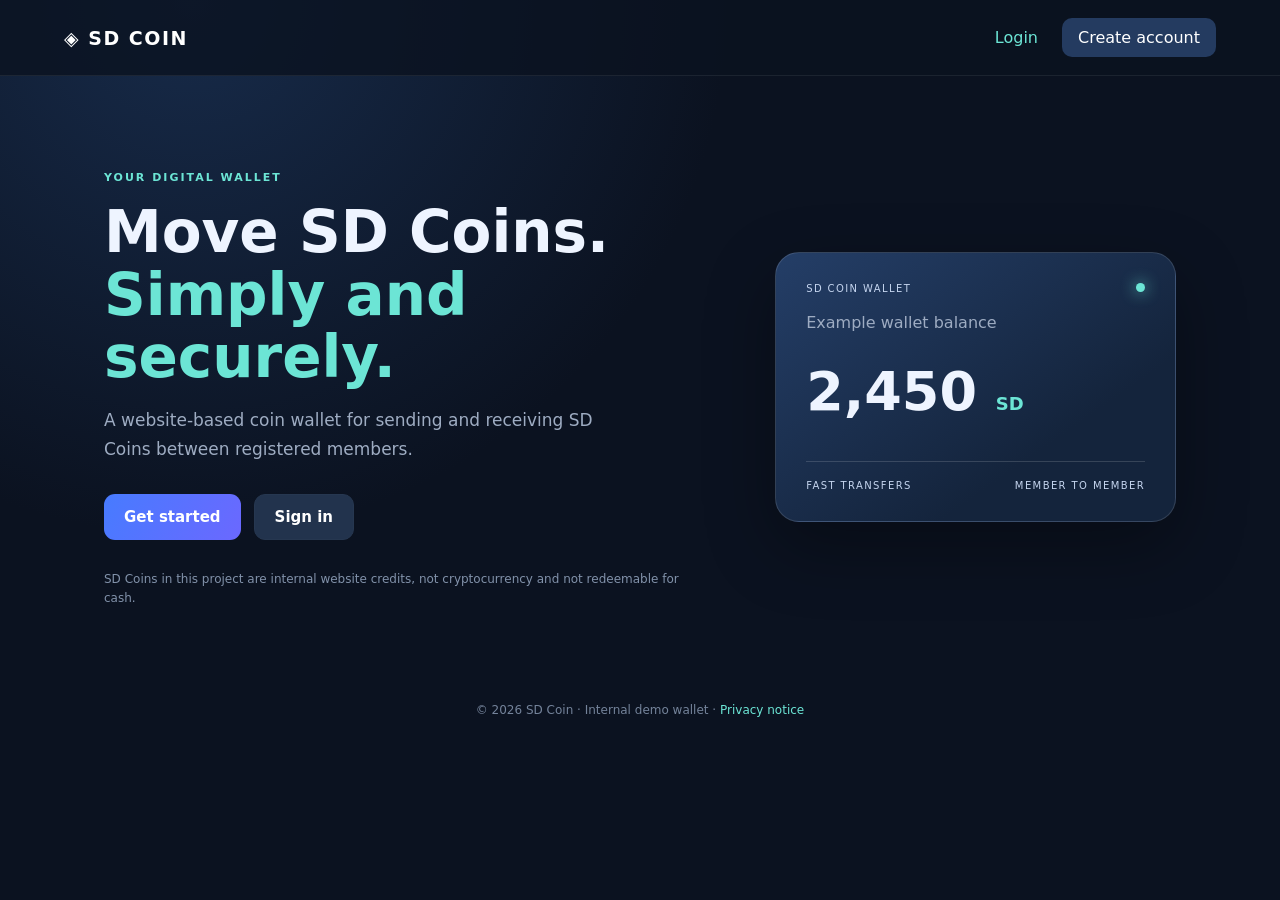
<file: index.html>
<!doctype html>
<html lang="en">
<head>
  <meta charset="utf-8"><meta name="viewport" content="width=device-width,initial-scale=1">
  <title>SD Coin — Digital Wallet</title><link rel="stylesheet" href="style.css">
</head>
<body>
  <header class="topbar"><a class="brand" href="index.html">◈ SD COIN</a><nav><a href="login.html">Login</a><a class="nav-button" href="register.html">Create account</a></nav></header>
  <main class="hero">
    <section class="hero-copy"><span class="eyebrow">YOUR DIGITAL WALLET</span><h1>Move SD Coins.<br><span>Simply and securely.</span></h1>
      <p>A website-based coin wallet for sending and receiving SD Coins between registered members.</p>
      <div class="actions"><a class="button primary" href="register.html">Get started</a><a class="button secondary" href="login.html">Sign in</a></div>
      <small class="note">SD Coins in this project are internal website credits, not cryptocurrency and not redeemable for cash.</small>
    </section>
    <section class="preview-card"><div class="card-top"><span>SD COIN WALLET</span><span class="dot"></span></div><p class="muted">Example wallet balance</p><div class="demo-balance">2,450 <small>SD</small></div><div class="card-bottom"><span>FAST TRANSFERS</span><span>MEMBER TO MEMBER</span></div></section>
  </main>
  <footer>© 2026 SD Coin · Internal demo wallet · <a href="privacy.html">Privacy notice</a></footer>
</body></html>
</file>
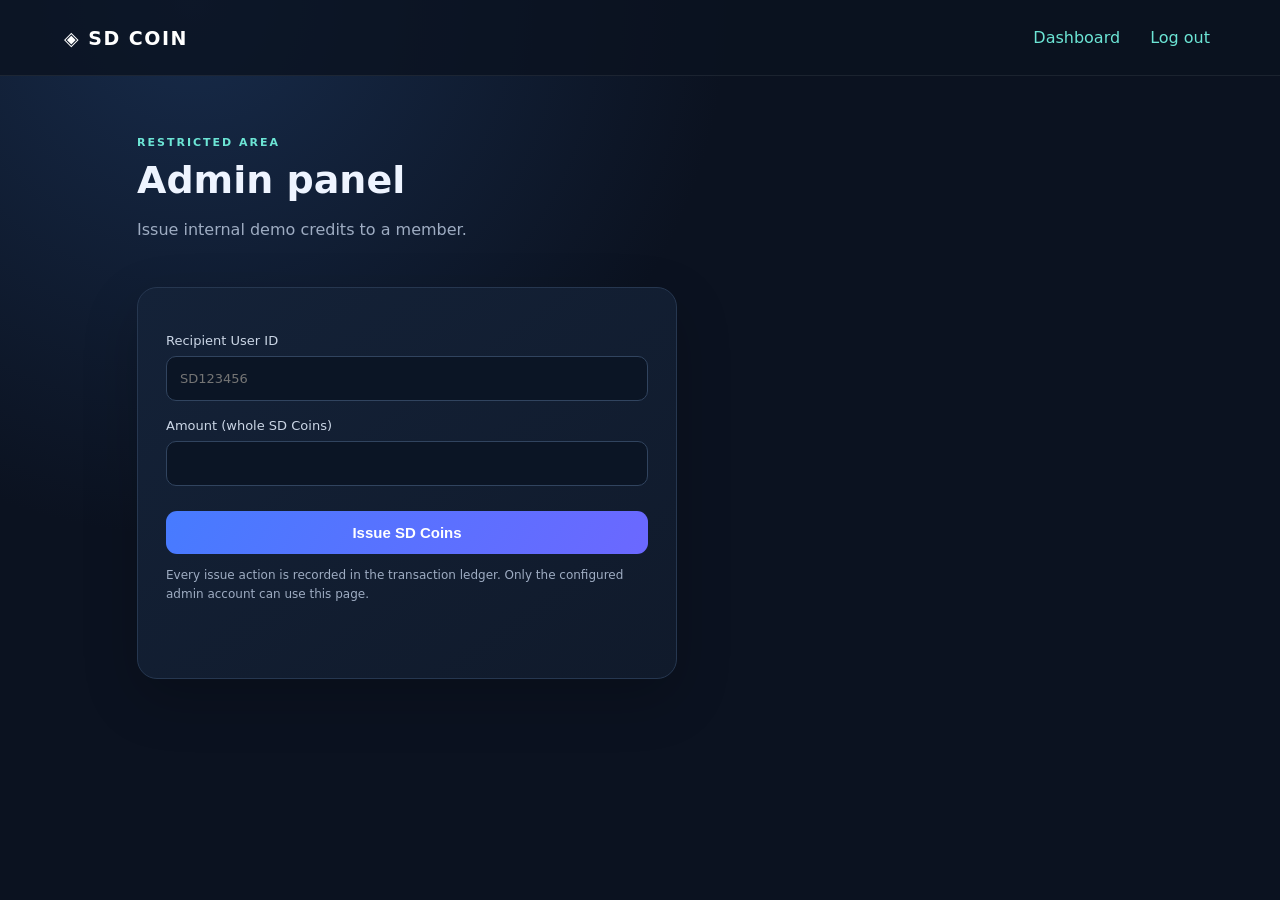
<file: admin.html>
<!doctype html>
<html lang="en"><head><meta charset="utf-8"><meta name="viewport" content="width=device-width,initial-scale=1"><title>Admin — SD Coin</title><link rel="stylesheet" href="style.css"><script src="config.js"></script><script defer src="app.js"></script></head>
<body><header class="topbar"><a class="brand" href="index.html">◈ SD COIN</a><nav><a href="dashboard.html">Dashboard</a><button id="logout-button" class="link-button">Log out</button></nav></header>
<main class="page"><div class="welcome"><div><span class="eyebrow">RESTRICTED AREA</span><h1>Admin panel</h1><p class="muted">Issue internal demo credits to a member.</p></div></div><form id="issue-form" class="panel narrow"><label>Recipient User ID<input name="user_id" required placeholder="SD123456"></label><label>Amount (whole SD Coins)<input name="amount" type="number" min="1" step="1" required></label><button class="button primary full" type="submit">Issue SD Coins</button><p class="muted tiny">Every issue action is recorded in the transaction ledger. Only the configured admin account can use this page.</p><p id="form-message" class="message" role="status"></p></form></main></body></html>
</file>
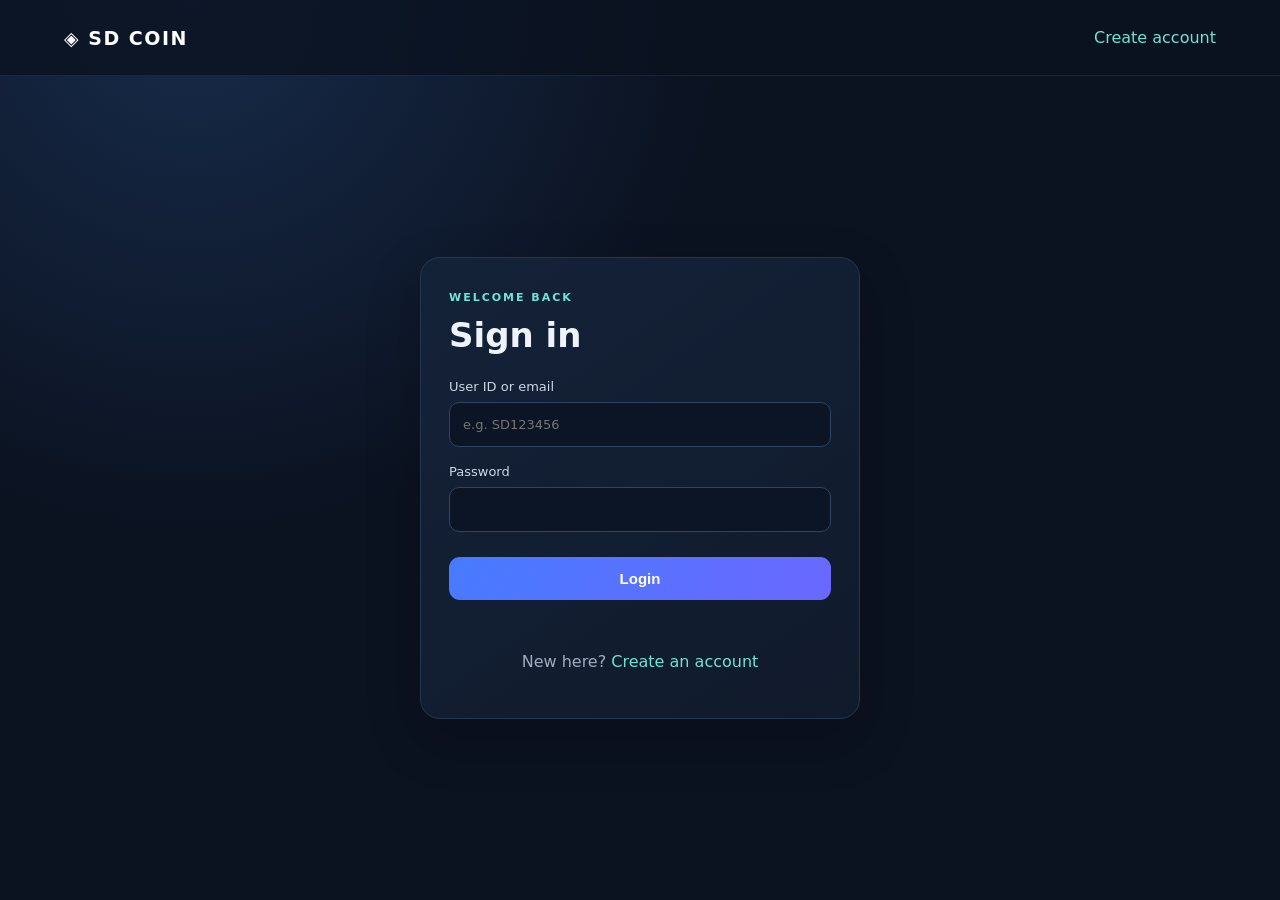
<file: dashboard.html>
<!doctype html>
<html lang="en"><head><meta charset="utf-8"><meta name="viewport" content="width=device-width,initial-scale=1"><title>Dashboard — SD Coin</title><link rel="stylesheet" href="style.css"><script src="config.js"></script><script defer src="app.js"></script></head>
<body><header class="topbar"><a class="brand" href="index.html">◈ SD COIN</a><nav><a href="history.html">History</a><a id="admin-link" class="hidden" href="admin.html">Admin</a><button id="logout-button" class="link-button">Log out</button></nav></header>
<main class="page"><div class="welcome"><div><span class="eyebrow">YOUR ACCOUNT</span><h1>Wallet dashboard</h1><p class="muted" id="welcome-name">Loading account…</p></div><span class="user-pill" id="user-id">—</span></div>
<section class="balance-card"><p>AVAILABLE BALANCE</p><div id="balance" class="balance">— <small>SD</small></div><p class="card-foot">Your SD Coin wallet</p></section>
<div class="two-col"><form id="transfer-form" class="panel"><h2>Send SD Coins</h2><p class="muted">Transfer coins to another member using their SD User ID.</p><label>Receiver User ID<input name="receiver_id" required maxlength="32" placeholder="SD123456"></label><label>Amount (whole SD Coins)<input name="amount" type="number" min="1" step="1" required placeholder="100"></label><button class="button primary full" type="submit">Send coins</button><p id="form-message" class="message" role="status"></p></form>
<section class="panel"><h2>Account details</h2><div class="detail-row"><span>Display name</span><strong id="detail-name">—</strong></div><div class="detail-row"><span>Email</span><strong id="detail-email">—</strong></div><div class="detail-row"><span>Role</span><strong id="detail-role">—</strong></div><a class="button secondary full space-top" href="history.html">View transaction history</a></section></div>
<section class="panel mining-panel space-top">
  <div class="mining-head"><div><span class="eyebrow">PROOF OF WORK</span><h2>SD Coin Mining</h2><p class="muted">Solve a SHA-256 puzzle to add the next block to the shared chain.</p></div><span class="user-pill">25 SD / block</span></div>
  <div class="mining-stats"><div><small>ALGORITHM</small><strong>SHA-256</strong></div><div><small>DIFFICULTY</small><strong>3 leading zeros</strong></div><div><small>STATUS</small><strong id="mining-status">Ready</strong></div><div><small>HASH RATE</small><strong id="hash-rate">0 H/s</strong></div></div>
  <p id="online-devices" class="tiny">Checking signed-in devices…</p>
  <div class="actions"><button id="start-mining" class="button primary" type="button">Start mining</button><button id="stop-mining" class="button secondary" type="button" disabled>Stop</button></div>
  <p id="mining-message" class="message" role="status"></p>
  <div class="chain-box"><h3>Latest blocks · <span id="chain-validity">Checking chain…</span></h3><div id="chain-list" class="chain-list">Loading blockchain…</div></div>
  <p class="tiny">Mining is opt-in on each device: sign in on your mobile and laptop, then press Start on both. Each device gets a separate nonce range and the first valid block submission earns the reward. Mining pauses when a tab is hidden and uses battery/CPU while active. This is a private SD Coin demo chain, not a public blockchain or real cryptocurrency.</p>
</section>
<section class="panel space-top narrow">
  <h2>Change account password</h2><p class="muted">Enter your current password and choose a new one for the account you are signed in to. Passwords are stored as secure password hashes.</p>
  <form id="password-form"><label>Current password<input name="current_password" type="password" autocomplete="current-password" required></label><label>New password<input name="new_password" type="password" minlength="12" maxlength="128" autocomplete="new-password" required></label><button class="button secondary full" type="submit">Update password</button><p id="password-message" class="message" role="status"></p></form>
</section>
</main></body></html>
</file>
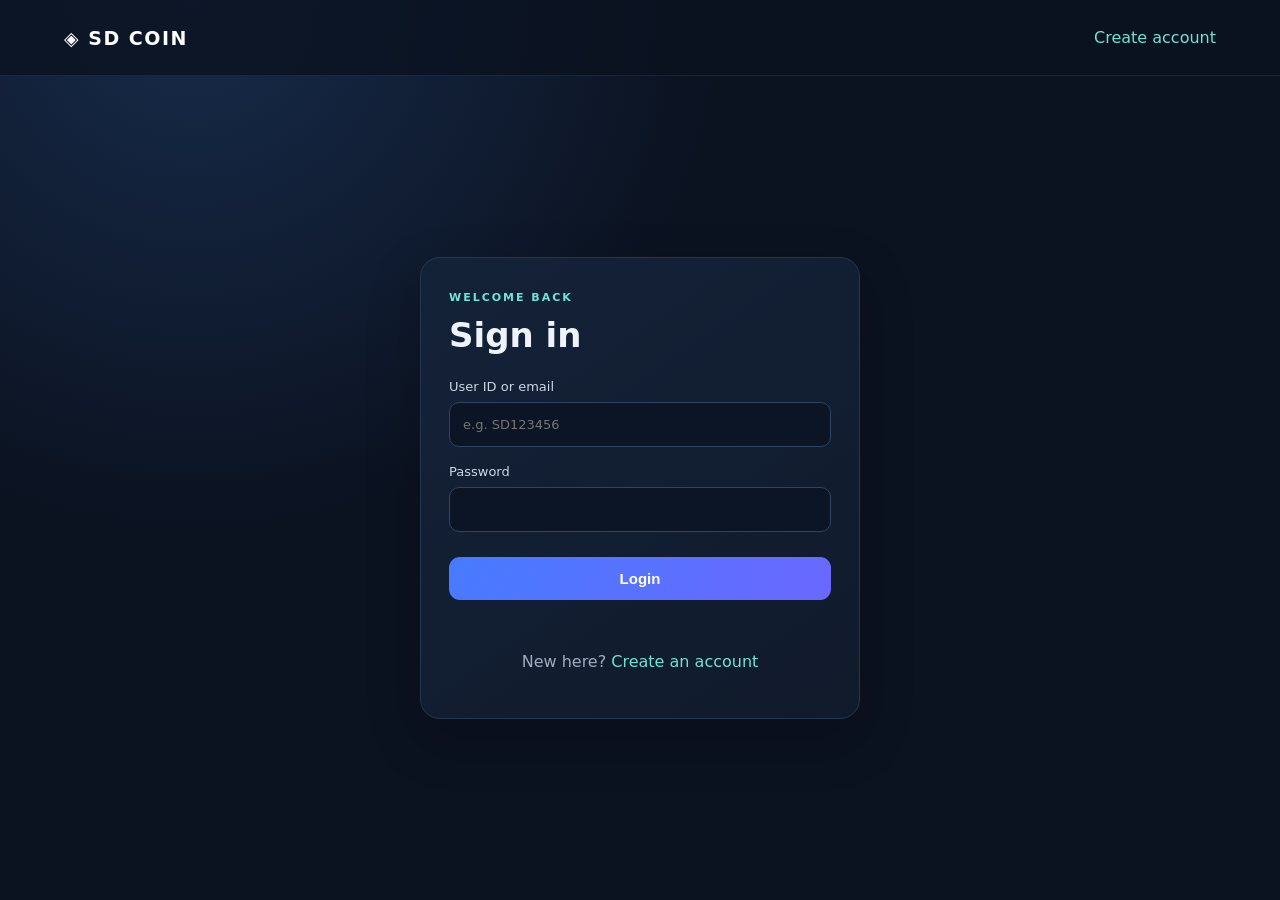
<file: history.html>
<!doctype html>
<html lang="en"><head><meta charset="utf-8"><meta name="viewport" content="width=device-width,initial-scale=1"><title>History — SD Coin</title><link rel="stylesheet" href="style.css"><script src="config.js"></script><script defer src="app.js"></script></head>
<body><header class="topbar"><a class="brand" href="index.html">◈ SD COIN</a><nav><a href="dashboard.html">Dashboard</a><button id="logout-button" class="link-button">Log out</button></nav></header>
<main class="page"><div class="welcome"><div><span class="eyebrow">ACTIVITY</span><h1>Transactions</h1><p class="muted">Your recent incoming and outgoing transfers.</p></div></div><section class="panel"><div id="history-list" class="history-list">Loading transactions…</div><p id="form-message" class="message"></p></section></main></body></html>
</file>
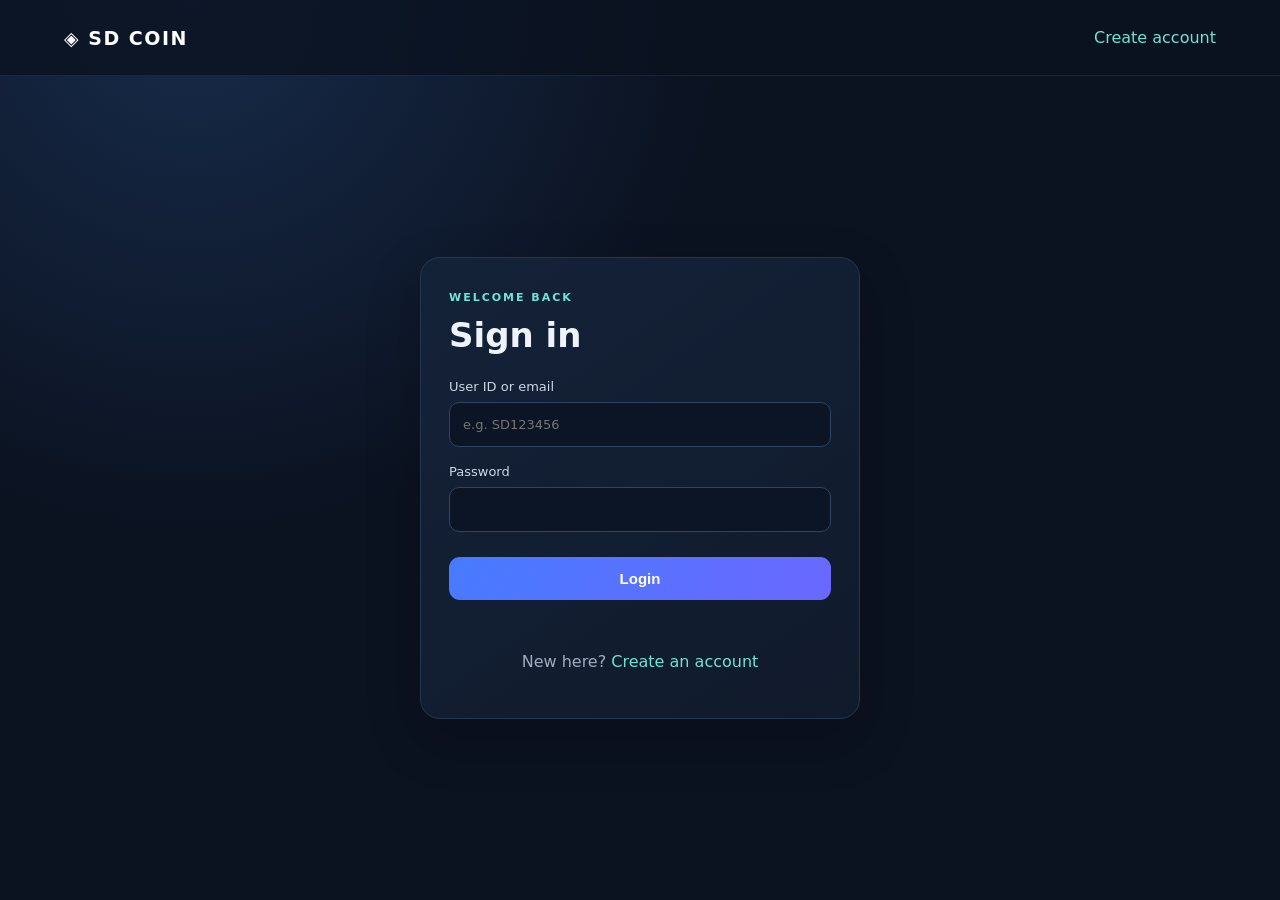
<file: login.html>
<!doctype html>
<html lang="en"><head><meta charset="utf-8"><meta name="viewport" content="width=device-width,initial-scale=1"><title>Login — SD Coin</title><link rel="stylesheet" href="style.css"><script src="config.js"></script><script defer src="app.js"></script></head>
<body><header class="topbar"><a class="brand" href="index.html">◈ SD COIN</a><nav><a href="register.html">Create account</a></nav></header>
<main class="auth-wrap"><form id="login-form" class="panel"><span class="eyebrow">WELCOME BACK</span><h1>Sign in</h1><label>User ID or email<input name="identity" required autocomplete="username" placeholder="e.g. SD123456"></label><label>Password<input name="password" type="password" required autocomplete="current-password"></label><button class="button primary full" type="submit">Login</button><p id="form-message" class="message" role="status"></p><p class="muted center">New here? <a href="register.html">Create an account</a></p></form></main></body></html>
</file>
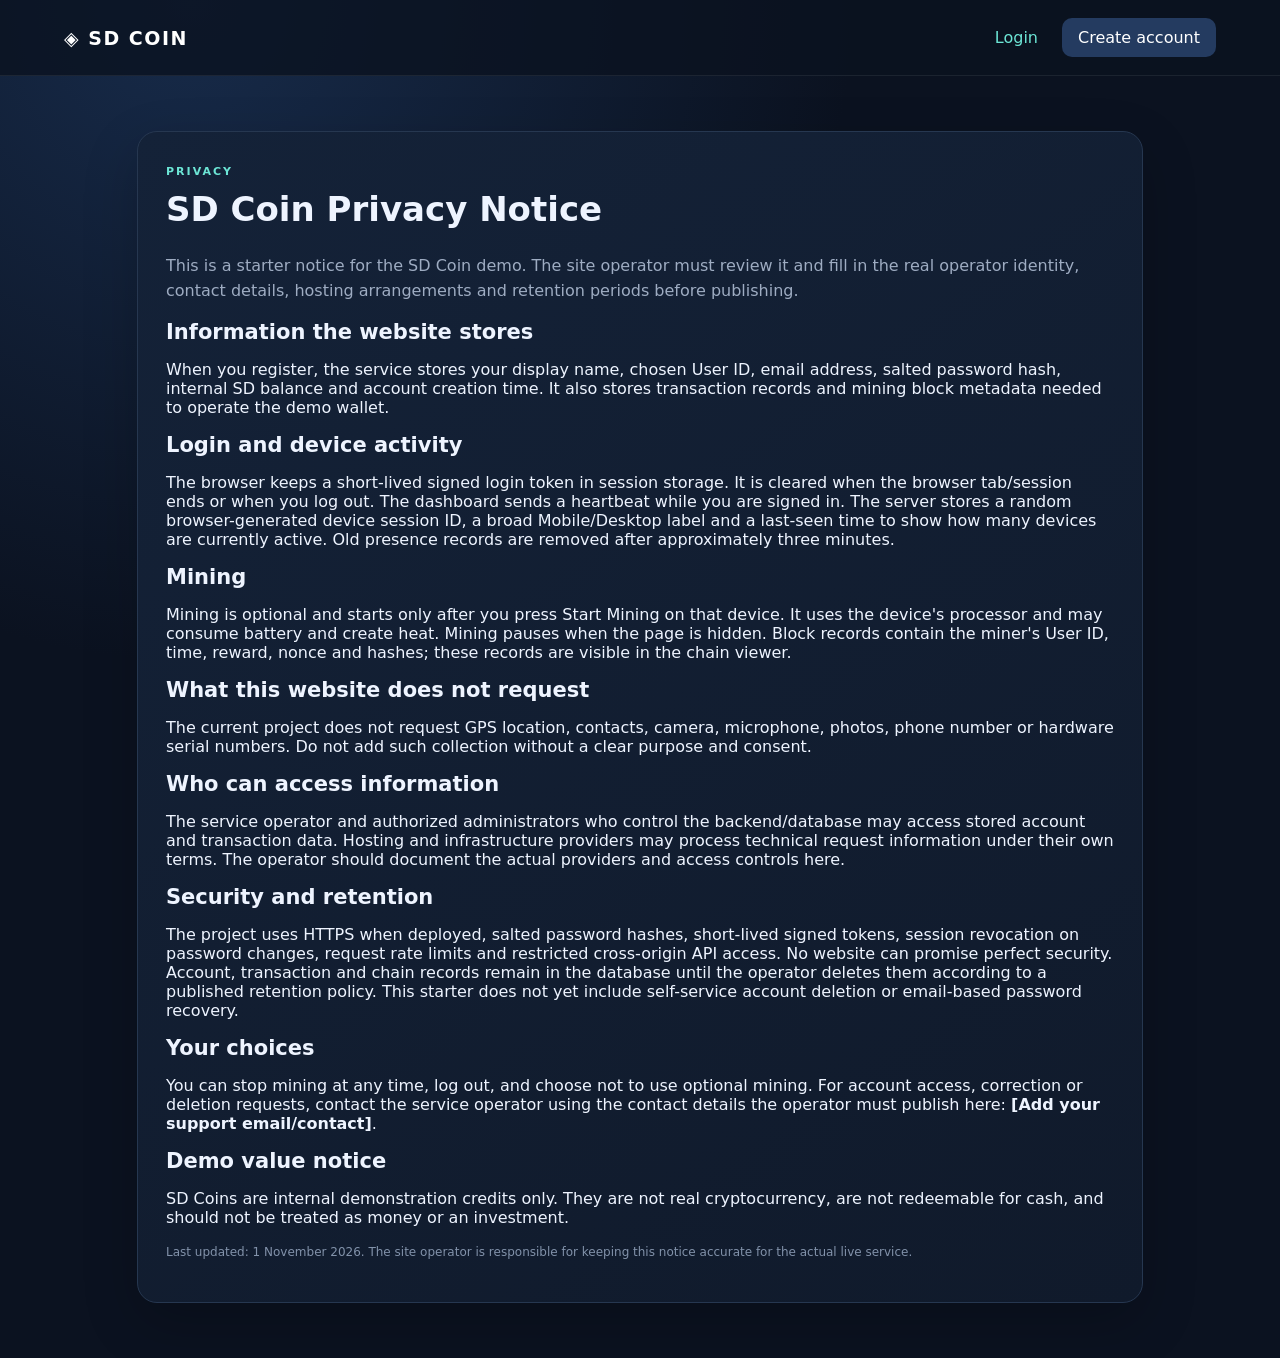
<file: privacy.html>
<!doctype html>
<html lang="en"><head><meta charset="utf-8"><meta name="viewport" content="width=device-width,initial-scale=1"><title>Privacy Notice — SD Coin</title><link rel="stylesheet" href="style.css"></head>
<body><header class="topbar"><a class="brand" href="index.html">◈ SD COIN</a><nav><a href="login.html">Login</a><a class="nav-button" href="register.html">Create account</a></nav></header>
<main class="page"><section class="panel"><span class="eyebrow">PRIVACY</span><h1>SD Coin Privacy Notice</h1>
<p class="muted">This is a starter notice for the SD Coin demo. The site operator must review it and fill in the real operator identity, contact details, hosting arrangements and retention periods before publishing.</p>
<h2>Information the website stores</h2><p>When you register, the service stores your display name, chosen User ID, email address, salted password hash, internal SD balance and account creation time. It also stores transaction records and mining block metadata needed to operate the demo wallet.</p>
<h2>Login and device activity</h2><p>The browser keeps a short-lived signed login token in session storage. It is cleared when the browser tab/session ends or when you log out. The dashboard sends a heartbeat while you are signed in. The server stores a random browser-generated device session ID, a broad Mobile/Desktop label and a last-seen time to show how many devices are currently active. Old presence records are removed after approximately three minutes.</p>
<h2>Mining</h2><p>Mining is optional and starts only after you press Start Mining on that device. It uses the device's processor and may consume battery and create heat. Mining pauses when the page is hidden. Block records contain the miner's User ID, time, reward, nonce and hashes; these records are visible in the chain viewer.</p>
<h2>What this website does not request</h2><p>The current project does not request GPS location, contacts, camera, microphone, photos, phone number or hardware serial numbers. Do not add such collection without a clear purpose and consent.</p>
<h2>Who can access information</h2><p>The service operator and authorized administrators who control the backend/database may access stored account and transaction data. Hosting and infrastructure providers may process technical request information under their own terms. The operator should document the actual providers and access controls here.</p>
<h2>Security and retention</h2><p>The project uses HTTPS when deployed, salted password hashes, short-lived signed tokens, session revocation on password changes, request rate limits and restricted cross-origin API access. No website can promise perfect security. Account, transaction and chain records remain in the database until the operator deletes them according to a published retention policy. This starter does not yet include self-service account deletion or email-based password recovery.</p>
<h2>Your choices</h2><p>You can stop mining at any time, log out, and choose not to use optional mining. For account access, correction or deletion requests, contact the service operator using the contact details the operator must publish here: <strong>[Add your support email/contact]</strong>.</p>
<h2>Demo value notice</h2><p>SD Coins are internal demonstration credits only. They are not real cryptocurrency, are not redeemable for cash, and should not be treated as money or an investment.</p>
<p class="tiny">Last updated: 1 November 2026. The site operator is responsible for keeping this notice accurate for the actual live service.</p></section></main></body></html>
</file>
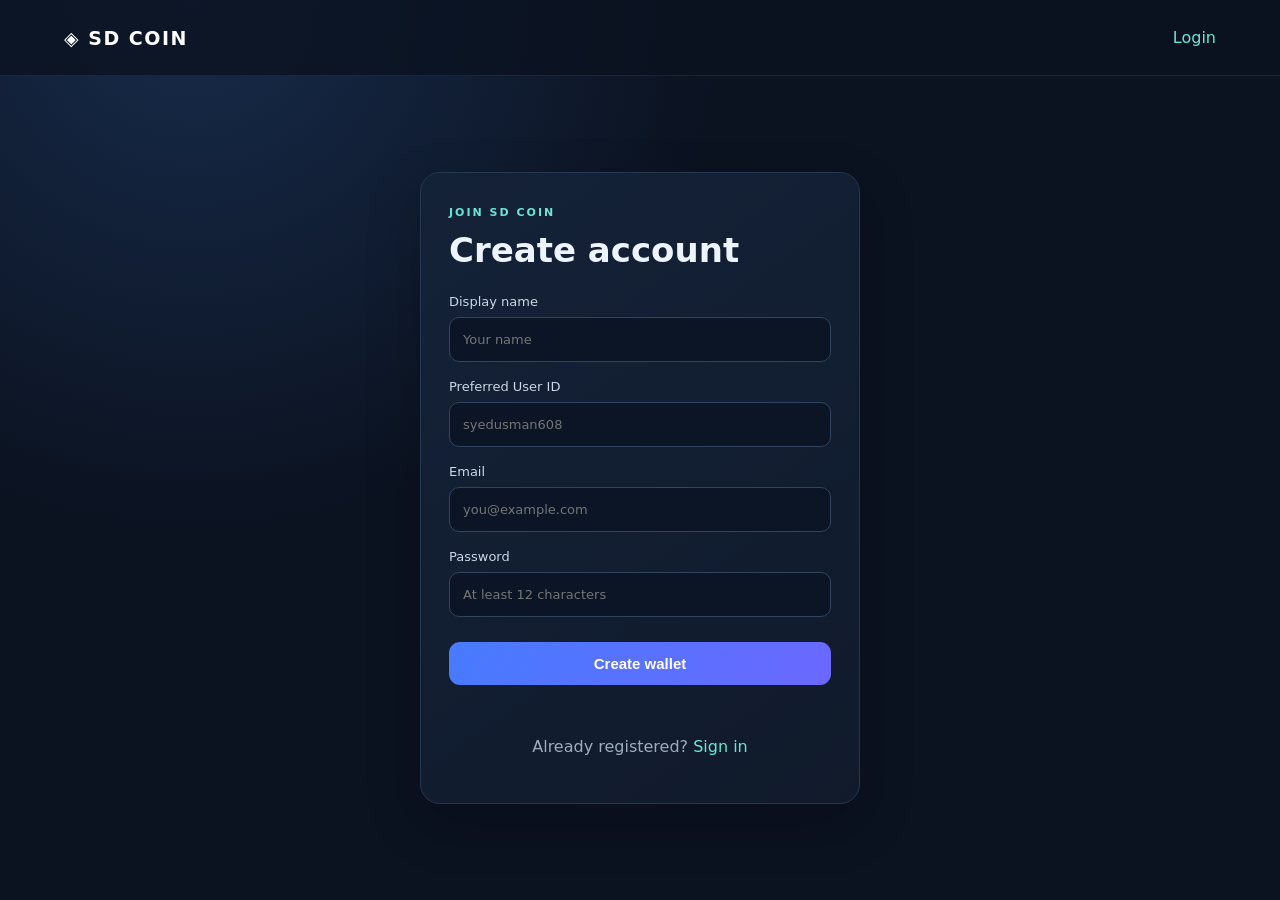
<file: register.html>
<!doctype html>
<html lang="en"><head><meta charset="utf-8"><meta name="viewport" content="width=device-width,initial-scale=1"><title>Create account — SD Coin</title><link rel="stylesheet" href="style.css"><script src="config.js"></script><script defer src="app.js"></script></head>
<body><header class="topbar"><a class="brand" href="index.html">◈ SD COIN</a><nav><a href="login.html">Login</a></nav></header>
<main class="auth-wrap"><form id="register-form" class="panel"><span class="eyebrow">JOIN SD COIN</span><h1>Create account</h1><label>Display name<input name="name" required minlength="2" maxlength="60" autocomplete="name" placeholder="Your name"></label><label>Preferred User ID<input name="user_id" required minlength="6" maxlength="32" pattern="[A-Za-z0-9_-]+" autocomplete="username" placeholder="syedusman608"></label><label>Email<input name="email" type="email" required maxlength="254" autocomplete="email" placeholder="you@example.com"></label><label>Password<input name="password" type="password" required minlength="12" maxlength="128" autocomplete="new-password" placeholder="At least 12 characters"></label><button class="button primary full" type="submit">Create wallet</button><p id="form-message" class="message" role="status"></p><p class="muted center">Already registered? <a href="login.html">Sign in</a></p></form></main></body></html>
</file>
<file: style.css>
:root{--bg:#0b1220;--panel:#121e31;--panel2:#17263d;--text:#eef4ff;--muted:#9eacc2;--line:#263750;--blue:#5b8cff;--cyan:#6ce5d5}*{box-sizing:border-box}body{margin:0;background:radial-gradient(circle at 15% 0%,#172b4a 0,transparent 38%),var(--bg);color:var(--text);font-family:Inter,system-ui,Arial,sans-serif;min-height:100vh}a{color:var(--cyan);text-decoration:none}.topbar{height:76px;padding:0 max(5vw,22px);display:flex;align-items:center;justify-content:space-between;border-bottom:1px solid #ffffff12;background:#0b1220cc}.brand{font-weight:900;letter-spacing:1.5px;color:white;font-size:19px}.topbar nav{display:flex;align-items:center;gap:24px}.nav-button{padding:10px 16px;background:#243b60;border-radius:10px;color:white}.link-button{border:0;background:none;color:var(--cyan);font:inherit;cursor:pointer}.hero{max-width:1120px;margin:90px auto 70px;padding:0 24px;display:grid;grid-template-columns:1.2fr .8fr;gap:70px;align-items:center}.eyebrow{font-size:11px;letter-spacing:2px;font-weight:800;color:var(--cyan)}h1{font-size:clamp(34px,5vw,58px);line-height:1.08;margin:16px 0}h1 span{color:var(--cyan)}.hero-copy>p{color:var(--muted);font-size:17px;line-height:1.7;max-width:530px}.actions{display:flex;gap:13px;margin:30px 0}.button{border:0;border-radius:11px;padding:13px 20px;font-weight:750;cursor:pointer;display:inline-flex;align-items:center;justify-content:center;font-size:15px}.primary{background:linear-gradient(120deg,#477bff,#6b68ff);color:white}.secondary{background:#22334d;color:white;border:1px solid var(--line)}.full{width:100%;margin-top:8px}.note,.tiny{display:block;color:#8292aa;font-size:12px;line-height:1.6}.preview-card,.balance-card{border:1px solid #ffffff20;border-radius:24px;padding:30px;background:linear-gradient(145deg,#243e67,#14243c 70%);box-shadow:0 25px 70px #0005}.card-top,.card-bottom{display:flex;justify-content:space-between;font-size:10px;letter-spacing:1.4px;color:#c5d5ef}.dot{width:9px;height:9px;border-radius:50%;background:var(--cyan);box-shadow:0 0 15px var(--cyan)}.muted{color:var(--muted);line-height:1.6}.demo-balance{font-size:54px;font-weight:850;margin:25px 0 38px}.demo-balance small,.balance small{font-size:18px;color:var(--cyan)}.card-bottom{border-top:1px solid #ffffff25;padding-top:18px}.auth-wrap{min-height:calc(100vh - 76px);display:grid;place-items:center;padding:35px 18px}.panel{background:linear-gradient(145deg,#142238,#101a2b);border:1px solid var(--line);border-radius:20px;padding:28px;box-shadow:0 20px 55px #0003}.auth-wrap .panel{width:min(100%,440px)}.panel h1{font-size:34px;margin:12px 0 25px}.panel h2{margin:0 0 8px;font-size:21px}label{display:block;font-size:13px;color:#cbd6e6;margin:17px 0}input{display:block;width:100%;margin-top:8px;padding:14px 13px;border-radius:10px;border:1px solid #31445f;background:#0b1525;color:white;font:inherit;outline:none}input:focus{border-color:var(--blue);box-shadow:0 0 0 3px #5b8cff22}.center{text-align:center}.message{min-height:20px;font-size:13px;line-height:1.5}.error{color:#ff9696}.success{color:#7be5bd}.page{max-width:1050px;margin:55px auto;padding:0 22px}.welcome{display:flex;justify-content:space-between;align-items:center;margin-bottom:28px}.welcome h1{font-size:38px;margin:10px 0}.user-pill{background:#1b3150;border:1px solid #355174;border-radius:99px;padding:10px 16px;color:var(--cyan);font-weight:800}.balance-card{margin-bottom:24px;padding:28px 32px}.balance-card>p:first-child{font-size:11px;letter-spacing:2px;color:#c1d1e8}.balance{font-size:48px;font-weight:850;margin:8px 0}.card-foot{color:#afc1da;font-size:13px}.two-col{display:grid;grid-template-columns:1fr 1fr;gap:22px}.detail-row{display:flex;justify-content:space-between;gap:12px;padding:17px 0;border-bottom:1px solid var(--line);font-size:14px}.detail-row span{color:var(--muted)}.space-top{margin-top:25px}.narrow{max-width:540px}.history-row{display:flex;justify-content:space-between;align-items:center;gap:15px;padding:18px 0;border-bottom:1px solid var(--line)}.history-row:last-child{border:0}.history-row small{display:block;color:var(--muted);margin-top:6px}.positive{color:#70e1b3}.negative{color:#ff9a9a}.hidden{display:none!important}footer{text-align:center;color:#74839a;padding:25px;font-size:12px}@media(max-width:700px){.hero{grid-template-columns:1fr;margin:55px auto;gap:30px}.two-col{grid-template-columns:1fr}.topbar{height:66px}.topbar nav{gap:13px;font-size:13px}.page{margin:35px auto}.welcome h1{font-size:30px}.balance{font-size:40px}.panel{padding:22px}}

.mining-panel{margin-top:24px}.mining-head{display:flex;align-items:center;justify-content:space-between;gap:20px}.mining-head h2{margin:8px 0}.mining-stats{display:grid;grid-template-columns:repeat(4,1fr);gap:10px;margin:22px 0}.mining-stats>div{padding:14px;border:1px solid var(--line);border-radius:12px;background:#0b1525}.mining-stats small{display:block;color:var(--muted);font-size:10px;letter-spacing:1px;margin-bottom:7px}.mining-stats strong{font-size:13px;overflow-wrap:anywhere}.chain-box{margin:20px 0}.chain-box h3{font-size:16px}.chain-row{display:flex;justify-content:space-between;align-items:center;gap:14px;padding:12px 0;border-bottom:1px solid var(--line)}.chain-row strong,.chain-row small{display:block}.chain-row small{max-width:min(60vw,520px);overflow:hidden;text-overflow:ellipsis;color:var(--muted);margin-top:5px;font-family:monospace;font-size:10px}.chain-row b{color:var(--cyan);white-space:nowrap;font-size:13px}button:disabled{opacity:.5;cursor:not-allowed}@media(max-width:700px){.mining-stats{grid-template-columns:repeat(2,1fr)}.mining-head{align-items:flex-start;flex-direction:column}}
</file>
